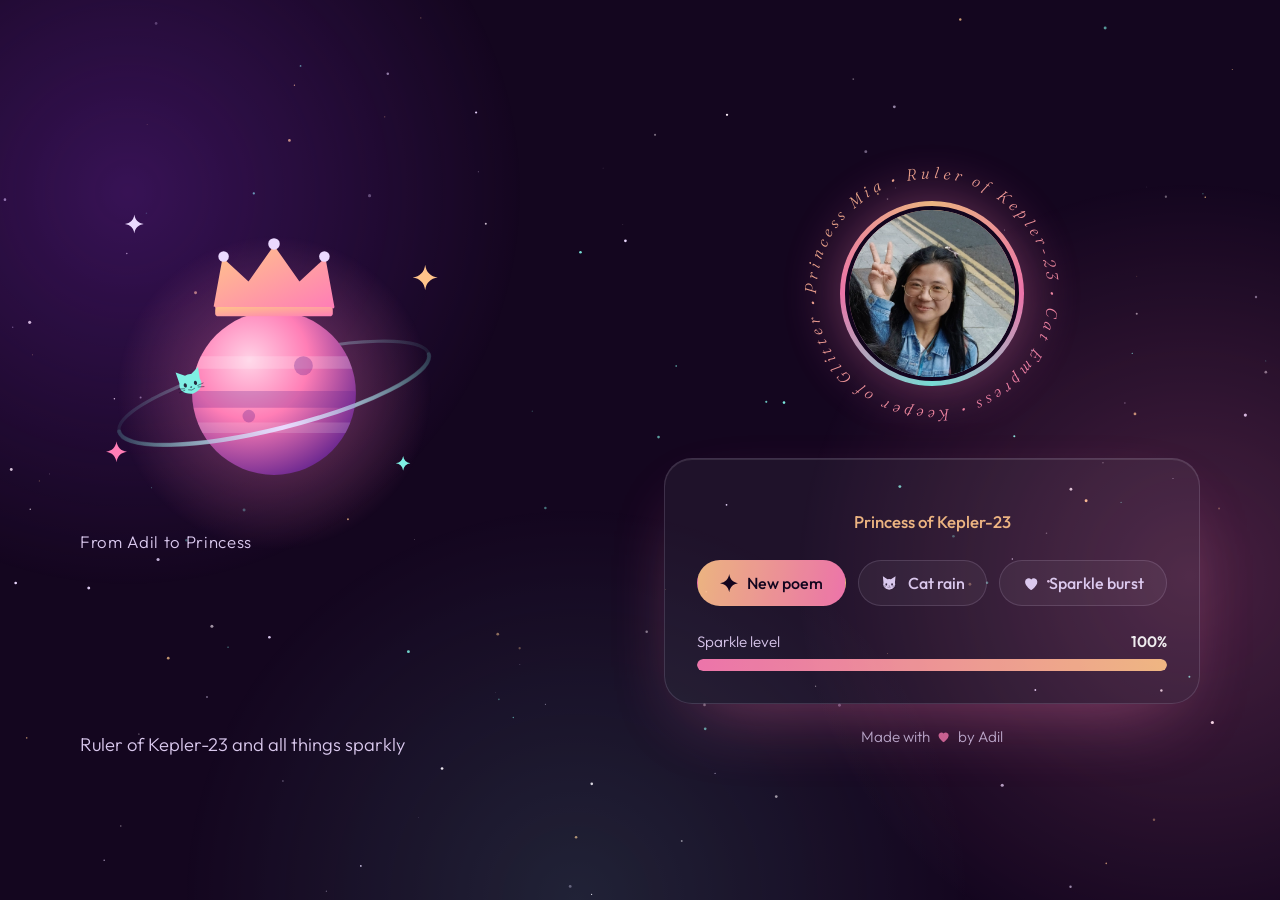
<file: index.html>
<!DOCTYPE html>
<html lang="en">
<head>
<meta charset="UTF-8">
<meta name="viewport" content="width=device-width, initial-scale=1, viewport-fit=cover">
<title>From Adil to Princess</title>
<meta name="description" content="A little corner of the sky for Princess Mia, ruler of Kepler-23 and all things sparkly. Made by Adil.">
<meta name="theme-color" content="#14061f">
<meta name="color-scheme" content="dark">

<link rel="icon" href="favicon.svg" type="image/svg+xml">
<link rel="icon" href="favicon.ico" sizes="any">
<link rel="apple-touch-icon" href="apple-touch-icon.png">
<link rel="manifest" href="site.webmanifest">

<meta property="og:type" content="website">
<meta property="og:title" content="From Adil to Princess">
<meta property="og:description" content="A little corner of the sky for Princess Mia, ruler of Kepler-23.">
<meta property="og:image" content="og-image.png">
<meta name="twitter:card" content="summary_large_image">

<link rel="preconnect" href="https://fonts.googleapis.com">
<link rel="preconnect" href="https://fonts.gstatic.com" crossorigin>
<link href="https://fonts.googleapis.com/css2?family=Fraunces:ital,opsz,wght@0,9..144,400..700;1,9..144,400..700&family=Outfit:wght@300..600&display=swap" rel="stylesheet">
<link rel="stylesheet" href="style.css">
</head>
<body>

<!-- Shared SVG symbols -->
<svg width="0" height="0" style="position:absolute" aria-hidden="true" focusable="false">
  <defs>
    <symbol id="spark" viewBox="0 0 24 24">
      <path fill="currentColor" d="M12 0C13 7 17 11 24 12C17 13 13 17 12 24C11 17 7 13 0 12C7 11 11 7 12 0Z"/>
    </symbol>
    <symbol id="cat" viewBox="0 0 64 64">
      <path fill="currentColor" d="M12 30L10 8L26 18Q32 16 38 18L54 8L52 30Q58 50 32 55Q6 50 12 30Z"/>
      <path fill="#14061f" opacity=".85" d="M22 32a3 4.2 0 1 0 .01 0ZM42 32a3 4.2 0 1 0 .01 0Z"/>
      <path fill="#14061f" opacity=".85" d="M29.5 41h5l-2.5 3Z"/>
      <path fill="none" stroke="#14061f" stroke-opacity=".6" stroke-width="1.4" stroke-linecap="round" d="M26 46q6 4 12 0M8 40l11 2M8 47l11-2M56 40l-11 2M56 47l-11-2"/>
    </symbol>
    <symbol id="heart" viewBox="0 0 24 24">
      <path fill="currentColor" d="M12 21s-8-5.2-8-11a4.5 4.5 0 0 1 8-2.8A4.5 4.5 0 0 1 20 10c0 5.8-8 11-8 11Z"/>
    </symbol>
  </defs>
</svg>

<canvas id="sky" aria-hidden="true"></canvas>
<div class="aurora" aria-hidden="true"><i></i><i></i><i></i></div>

<main class="page">

  <header class="hero">
    <svg class="scene" viewBox="0 0 400 360" role="img" aria-label="A pink ringed planet wearing a golden crown, with a tiny cat moon circling it">
      <defs>
        <radialGradient id="planetGrad" cx="35%" cy="30%" r="80%">
          <stop offset="0" stop-color="#ffd2e6"/>
          <stop offset=".45" stop-color="#ff7eb6"/>
          <stop offset="1" stop-color="#5b1e8c"/>
        </radialGradient>
        <linearGradient id="crownGrad" x1="0" y1="0" x2="1" y2="1">
          <stop offset="0" stop-color="#ffc48a"/>
          <stop offset="1" stop-color="#ff7eb6"/>
        </linearGradient>
        <linearGradient id="ringGrad" x1="0" y1="0" x2="1" y2="0">
          <stop offset="0" stop-color="#7ff0e4" stop-opacity=".15"/>
          <stop offset=".5" stop-color="#ebd9ff"/>
          <stop offset="1" stop-color="#7ff0e4" stop-opacity=".15"/>
        </linearGradient>
        <radialGradient id="halo" cx="50%" cy="50%" r="50%">
          <stop offset="0" stop-color="#ff7eb6" stop-opacity=".45"/>
          <stop offset="1" stop-color="#ff7eb6" stop-opacity="0"/>
        </radialGradient>
        <clipPath id="planetClip"><circle cx="200" cy="240" r="78"/></clipPath>
      </defs>

      <circle class="halo" cx="200" cy="240" r="150" fill="url(#halo)"/>

      <g transform="rotate(-14 200 240)">
        <ellipse cx="200" cy="240" rx="152" ry="34" fill="none" stroke="url(#ringGrad)" stroke-width="3" opacity=".55"/>
      </g>

      <circle cx="200" cy="240" r="78" fill="url(#planetGrad)"/>
      <g clip-path="url(#planetClip)">
        <g>
          <rect x="100" y="205" width="200" height="12" rx="6" fill="#fff" opacity=".18"/>
          <rect x="100" y="238" width="200" height="16" rx="8" fill="#5b1e8c" opacity=".25"/>
          <rect x="100" y="268" width="200" height="10" rx="5" fill="#fff" opacity=".14"/>
          <animateTransform attributeName="transform" type="translate" values="-26 0;26 0;-26 0" dur="14s" repeatCount="indefinite"/>
        </g>
        <circle cx="228" cy="214" r="9" fill="#5b1e8c" opacity=".3"/>
        <circle cx="176" cy="262" r="6" fill="#5b1e8c" opacity=".3"/>
      </g>

      <g transform="rotate(-14 200 240)">
        <path d="M48 240A152 34 0 0 0 352 240" fill="none" stroke="url(#ringGrad)" stroke-width="4" stroke-linecap="round"/>
        <path id="orbitPath" d="M48 240A152 34 0 1 1 352 240A152 34 0 1 1 48 240" fill="none"/>
        <g class="moon">
          <use href="#cat" x="-16" y="-16" width="32" height="32" style="color:#7ff0e4"/>
          <animateMotion dur="9s" repeatCount="indefinite"><mpath href="#orbitPath"/></animateMotion>
        </g>
      </g>

      <g class="crown" transform="translate(140 96)">
        <path class="crown-line" pathLength="1" d="M4 62L12 18L36 40L60 6L84 40L108 18L116 62Z"/>
        <path class="crown-fill" d="M4 62L12 18L36 40L60 6L84 40L108 18L116 62Z"/>
        <rect class="crown-fill" x="4" y="62" width="112" height="9" rx="3"/>
        <circle class="gem" cx="12" cy="14" r="5"/>
        <circle class="gem" cx="60" cy="2" r="5.5"/>
        <circle class="gem" cx="108" cy="14" r="5"/>
      </g>

      <use class="tw tw1" href="#spark" x="58" y="70" width="18" height="18" style="color:#ebd9ff"/>
      <use class="tw tw2" href="#spark" x="332" y="118" width="24" height="24" style="color:#ffc48a"/>
      <use class="tw tw3" href="#spark" x="316" y="300" width="14" height="14" style="color:#7ff0e4"/>
      <use class="tw tw4" href="#spark" x="40" y="286" width="20" height="20" style="color:#ff7eb6"/>
    </svg>

    <p class="from">From Adil to Princess</p>
    <h1 class="name" aria-label="Mia">
      <span aria-hidden="true" style="--i:0">M</span><span aria-hidden="true" style="--i:1">i</span><span aria-hidden="true" style="--i:2">a</span>
    </h1>
    <p class="tagline">Ruler of Kepler-23 and all things sparkly</p>
  </header>

  <section class="stage" aria-label="Poems for Mia">

    <div class="portrait">
      <svg class="ring" viewBox="0 0 300 300" aria-hidden="true">
        <defs>
          <path id="ringPath" d="M150,150 m-124,0 a124,124 0 1,1 248,0 a124,124 0 1,1 -248,0"/>
          <linearGradient id="ringText" x1="0" y1="0" x2="1" y2="1">
            <stop offset="0" stop-color="#ffc48a"/>
            <stop offset="1" stop-color="#ff7eb6"/>
          </linearGradient>
        </defs>
        <text fill="url(#ringText)" font-family="Fraunces, Georgia, serif" font-style="italic" font-size="17">
          <textPath href="#ringPath" textLength="772" lengthAdjust="spacing">Princess Mia • Ruler of Kepler-23 • Cat Empress • Keeper of Glitter •</textPath>
        </text>
      </svg>
      <div class="photo"><img src="assets/mia.jpg" alt="Princess Mia" width="900" height="898" decoding="async"></div>
    </div>

    <div class="card" id="card">
      <div class="poem" id="poemBox">
        <p class="poem-ghost" id="poemGhost" aria-hidden="true"></p>
        <p class="poem-live" id="poem" aria-hidden="true"></p>
        <p class="sr-only" id="poemSr" role="status"></p>
      </div>

      <p class="royal-title" id="titleBox">Princess of Kepler-23</p>

      <div class="controls">
        <button type="button" class="btn btn-main" id="newPoemBtn">
          <svg viewBox="0 0 24 24" aria-hidden="true"><use href="#spark"/></svg>
          New poem
        </button>
        <button type="button" class="btn" id="catRainBtn">
          <svg viewBox="0 0 64 64" aria-hidden="true"><use href="#cat"/></svg>
          Cat rain
        </button>
        <button type="button" class="btn" id="sparkleBtn">
          <svg viewBox="0 0 24 24" aria-hidden="true"><use href="#heart"/></svg>
          Sparkle burst
        </button>
      </div>

      <div class="meter">
        <div class="meter-row"><span>Sparkle level</span><strong>100%</strong></div>
        <div class="bar" role="progressbar" aria-label="Sparkle level" aria-valuemin="0" aria-valuemax="100" aria-valuenow="100">
          <div class="fill"></div>
        </div>
      </div>
    </div>

    <p class="foot">Made with <svg viewBox="0 0 24 24" aria-hidden="true"><use href="#heart"/></svg> by Adil</p>
  </section>

</main>

<script src="script.js"></script>
</body>
</html>
</file>
<file: style.css>
:root {
  --plum: #14061f;
  --orchid: #5b1e8c;
  --rose: #ff7eb6;
  --apricot: #ffc48a;
  --lilac: #ebd9ff;
  --aqua: #7ff0e4;
  --glass: rgba(255, 255, 255, 0.06);
  --glass-line: rgba(235, 217, 255, 0.16);
  --display: "Fraunces", Georgia, "Times New Roman", serif;
  --body: "Outfit", system-ui, -apple-system, "Segoe UI", sans-serif;
}

*, *::before, *::after { box-sizing: border-box; margin: 0; padding: 0; }

html { color-scheme: dark; -webkit-text-size-adjust: 100%; }

body {
  min-height: 100vh;
  min-height: 100dvh;
  font-family: var(--body);
  font-weight: 300;
  color: var(--lilac);
  background: var(--plum);
  overflow-x: hidden;
}

#sky { position: fixed; inset: 0; width: 100%; height: 100%; z-index: 0; }

/* Slow drifting colour fields */
.aurora { position: fixed; inset: 0; z-index: 1; pointer-events: none; overflow: hidden; }
.aurora i {
  position: absolute;
  width: 70vmax; height: 70vmax;
  border-radius: 50%;
  mix-blend-mode: screen;
  opacity: 0.55;
  animation: drift 32s ease-in-out infinite alternate;
}
.aurora i:nth-child(1) { left: -25vmax; top: -20vmax; background: radial-gradient(circle, rgba(91, 30, 140, 0.9), transparent 62%); }
.aurora i:nth-child(2) { right: -28vmax; top: 10vmax; background: radial-gradient(circle, rgba(255, 126, 182, 0.4), transparent 62%); animation-duration: 40s; animation-delay: -12s; }
.aurora i:nth-child(3) { left: 10vmax; bottom: -35vmax; background: radial-gradient(circle, rgba(127, 240, 228, 0.22), transparent 62%); animation-duration: 36s; animation-delay: -5s; }
@keyframes drift {
  from { transform: translate3d(0, 0, 0) scale(1); }
  to   { transform: translate3d(6vmax, 4vmax, 0) scale(1.12); }
}

.page {
  position: relative;
  z-index: 2;
  width: min(1120px, 100% - 2rem);
  margin-inline: auto;
  padding-block: clamp(1.5rem, 5vw, 4rem);
  display: grid;
  gap: 2rem;
  align-items: start;
}

/* ---------- Hero ---------- */
.hero { text-align: center; }

.scene { width: min(420px, 86vw); height: auto; overflow: visible; }
.scene .halo { animation: breathe 6s ease-in-out infinite; transform-origin: 200px 240px; }
@keyframes breathe { 50% { transform: scale(1.08); opacity: 0.8; } }

/* The crown draws itself once on load */
.crown-line {
  fill: none;
  stroke: url(#crownGrad);
  stroke-width: 3;
  stroke-linejoin: round;
  stroke-dasharray: 1;
  stroke-dashoffset: 1;
  animation: draw 1.6s 0.2s cubic-bezier(0.6, 0, 0.2, 1) forwards;
}
.crown-fill { fill: url(#crownGrad); opacity: 0; animation: fillIn 0.8s 1.5s ease forwards; }
.gem { fill: var(--lilac); opacity: 0; transform-box: fill-box; transform-origin: center; animation: pop 0.5s ease forwards; }
.gem:nth-of-type(1) { animation-delay: 1.9s; }
.gem:nth-of-type(2) { animation-delay: 2s; }
.gem:nth-of-type(3) { animation-delay: 2.1s; }
.crown { animation: bob 5s 2.6s ease-in-out infinite; }
@keyframes draw { to { stroke-dashoffset: 0; } }
@keyframes fillIn { to { opacity: 1; } }
@keyframes pop { 0% { opacity: 0; transform: scale(0); } 70% { transform: scale(1.4); } 100% { opacity: 1; transform: scale(1); } }
@keyframes bob { 0%, 100% { transform: translate(140px, 96px); } 50% { transform: translate(140px, 90px); } }

.tw { transform-box: fill-box; transform-origin: center; animation: twinkle 3.2s ease-in-out infinite; }
.tw2 { animation-delay: -1s; }
.tw3 { animation-delay: -2s; }
.tw4 { animation-delay: -0.5s; }
@keyframes twinkle { 0%, 100% { opacity: 0.25; transform: scale(0.6) rotate(0); } 50% { opacity: 1; transform: scale(1.15) rotate(45deg); } }

.from {
  margin-top: 0.5rem;
  font-size: 1.05rem;
  letter-spacing: 0.04em;
  opacity: 0;
  animation: rise 0.8s 2.2s ease forwards;
}

.name {
  font-family: var(--display);
  font-style: italic;
  font-weight: 600;
  font-size: clamp(5.5rem, 22vw, 11rem);
  line-height: 0.95;
  letter-spacing: -0.02em;
  font-variation-settings: "opsz" 144;
  background: linear-gradient(100deg, var(--apricot), var(--rose) 55%, var(--lilac));
  -webkit-background-clip: text;
  background-clip: text;
  color: transparent;
  padding-inline: 0.06em;
}
.name span {
  display: inline-block;
  opacity: 0;
  transform: translateY(0.5em) rotate(6deg);
  animation: letter 0.9s cubic-bezier(0.2, 0.9, 0.2, 1) forwards;
  animation-delay: calc(1.7s + var(--i) * 0.12s);
}
@keyframes letter { to { opacity: 1; transform: none; } }

.tagline {
  margin-top: 0.75rem;
  font-size: 1.15rem;
  max-width: 28ch;
  margin-inline: auto;
  line-height: 1.5;
  opacity: 0;
  animation: rise 0.8s 2.5s ease forwards;
}
@keyframes rise { from { opacity: 0; transform: translateY(10px); } to { opacity: 0.92; transform: none; } }

/* ---------- Portrait ---------- */
.stage { display: grid; gap: 1.5rem; justify-items: center; opacity: 0; animation: rise 1s 2.4s ease forwards; }

.portrait { position: relative; width: min(280px, 68vw); aspect-ratio: 1; }
.ring { position: absolute; inset: 0; width: 100%; height: 100%; animation: spin 48s linear infinite; }
@keyframes spin { to { transform: rotate(360deg); } }
.photo {
  position: absolute;
  inset: 17%;
  border-radius: 50%;
  padding: 5px;
  background: conic-gradient(from 0deg, var(--apricot), var(--rose), var(--aqua), var(--rose), var(--apricot));
  box-shadow: 0 0 60px rgba(255, 126, 182, 0.45);
  animation: spin 14s linear infinite reverse;
  transition: transform 0.4s cubic-bezier(0.2, 0.9, 0.2, 1);
}
.photo:hover { transform: scale(1.06); }
.photo img {
  display: block;
  width: 100%; height: 100%;
  object-fit: cover;
  border-radius: 50%;
  border: 4px solid var(--plum);
  animation: spin 14s linear infinite;
}

/* ---------- Poem card ---------- */
.card {
  width: min(560px, 100%);
  padding: clamp(1.25rem, 4vw, 2rem);
  border-radius: 28px;
  background: var(--glass);
  border: 1px solid var(--glass-line);
  -webkit-backdrop-filter: blur(18px);
  backdrop-filter: blur(18px);
  box-shadow: 0 30px 80px -30px rgba(255, 126, 182, 0.5), inset 0 1px 0 rgba(255, 255, 255, 0.12);
  transform: perspective(900px) rotateX(var(--rx, 0deg)) rotateY(var(--ry, 0deg));
  transition: transform 0.25s ease-out;
  text-align: center;
}

.poem { display: grid; margin-bottom: 1.25rem; }
.poem p {
  grid-area: 1 / 1;
  font-family: var(--display);
  font-style: italic;
  font-weight: 400;
  font-size: clamp(1.15rem, 3.6vw, 1.4rem);
  line-height: 1.65;
  white-space: pre-line;
  text-wrap: balance;
}
.poem-ghost { visibility: hidden; }
.poem-live { color: #fff; }
.poem-live.typing::after {
  content: "";
  display: inline-block;
  width: 2px; height: 1.1em;
  margin-left: 3px;
  vertical-align: -0.15em;
  background: var(--rose);
  animation: caret 0.8s steps(1) infinite;
}
@keyframes caret { 50% { opacity: 0; } }

.royal-title {
  min-height: 1.6em;
  margin-bottom: 1.4rem;
  font-size: 1.05rem;
  font-weight: 500;
  color: var(--apricot);
  transition: opacity 0.4s ease, transform 0.4s ease;
}
.royal-title.out { opacity: 0; transform: translateY(6px); }

.controls { display: flex; flex-wrap: wrap; gap: 0.75rem; justify-content: center; margin-bottom: 1.6rem; }

.btn {
  position: relative;
  display: inline-flex;
  align-items: center;
  gap: 0.55rem;
  padding: 0.8rem 1.35rem;
  border: 1px solid var(--glass-line);
  border-radius: 999px;
  background: rgba(255, 255, 255, 0.05);
  color: var(--lilac);
  font: 500 1rem/1 var(--body);
  cursor: pointer;
  overflow: hidden;
  transition: transform 0.25s cubic-bezier(0.2, 0.9, 0.2, 1), background 0.25s, border-color 0.25s;
}
.btn svg { width: 1.15em; height: 1.15em; flex: none; }
.btn::after {
  content: "";
  position: absolute;
  inset: 0;
  background: linear-gradient(110deg, transparent 30%, rgba(255, 255, 255, 0.35) 50%, transparent 70%);
  transform: translateX(-120%);
}
.btn:hover { transform: translateY(-3px); border-color: rgba(255, 126, 182, 0.6); background: rgba(255, 126, 182, 0.12); }
.btn:hover::after { transform: translateX(120%); transition: transform 0.7s ease; }
.btn:active { transform: translateY(0) scale(0.97); }
.btn-main { color: var(--plum); border-color: transparent; background: linear-gradient(100deg, var(--apricot), var(--rose)); }
.btn-main:hover { background: linear-gradient(100deg, var(--apricot), var(--rose)); }

.btn:focus-visible, .photo:focus-visible { outline: 3px solid var(--aqua); outline-offset: 3px; }

/* ---------- Meter ---------- */
.meter-row { display: flex; justify-content: space-between; margin-bottom: 0.5rem; font-size: 0.95rem; }
.meter-row strong { font-weight: 600; color: #fff; }
.bar { height: 12px; border-radius: 999px; background: rgba(255, 255, 255, 0.1); overflow: hidden; }
.fill {
  height: 100%;
  width: 0;
  border-radius: inherit;
  background: linear-gradient(90deg, var(--rose), var(--apricot), var(--rose));
  background-size: 200% 100%;
  animation: fillBar 1.8s 3s cubic-bezier(0.2, 0.8, 0.2, 1) forwards, shimmer 3s 3s linear infinite;
}
@keyframes fillBar { to { width: 100%; } }
@keyframes shimmer { to { background-position: -200% 0; } }

.foot { display: flex; align-items: center; gap: 0.4rem; font-size: 0.95rem; opacity: 0.8; }
.foot svg { width: 1em; height: 1em; color: var(--rose); animation: beat 1.6s ease-in-out infinite; }
@keyframes beat { 0%, 100% { transform: scale(1); } 15% { transform: scale(1.3); } 30% { transform: scale(1); } 45% { transform: scale(1.2); } }

/* ---------- Effects spawned by script ---------- */
.fx { position: fixed; z-index: 50; pointer-events: none; will-change: transform, opacity; }
.fx svg { display: block; width: 100%; height: 100%; }

.sr-only {
  position: absolute; width: 1px; height: 1px; overflow: hidden;
  clip: rect(0 0 0 0); clip-path: inset(50%); white-space: nowrap;
}

/* ---------- Desktop layout ---------- */
@media (min-width: 960px) {
  .page { grid-template-columns: 1fr 1fr; gap: 3rem; min-height: 100vh; align-items: center; }
  .hero { text-align: left; }
  .scene { margin-left: -1rem; }
  .tagline { margin-inline: 0; }
}

@media (max-width: 480px) {
  .btn { padding: 0.75rem 1.1rem; font-size: 0.95rem; }
}

@media (prefers-reduced-motion: reduce) {
  *, *::before, *::after {
    animation-duration: 0.01ms !important;
    animation-delay: 0s !important;
    animation-iteration-count: 1 !important;
    transition-duration: 0.01ms !important;
  }
  .fill { width: 100%; }
}
</file>
